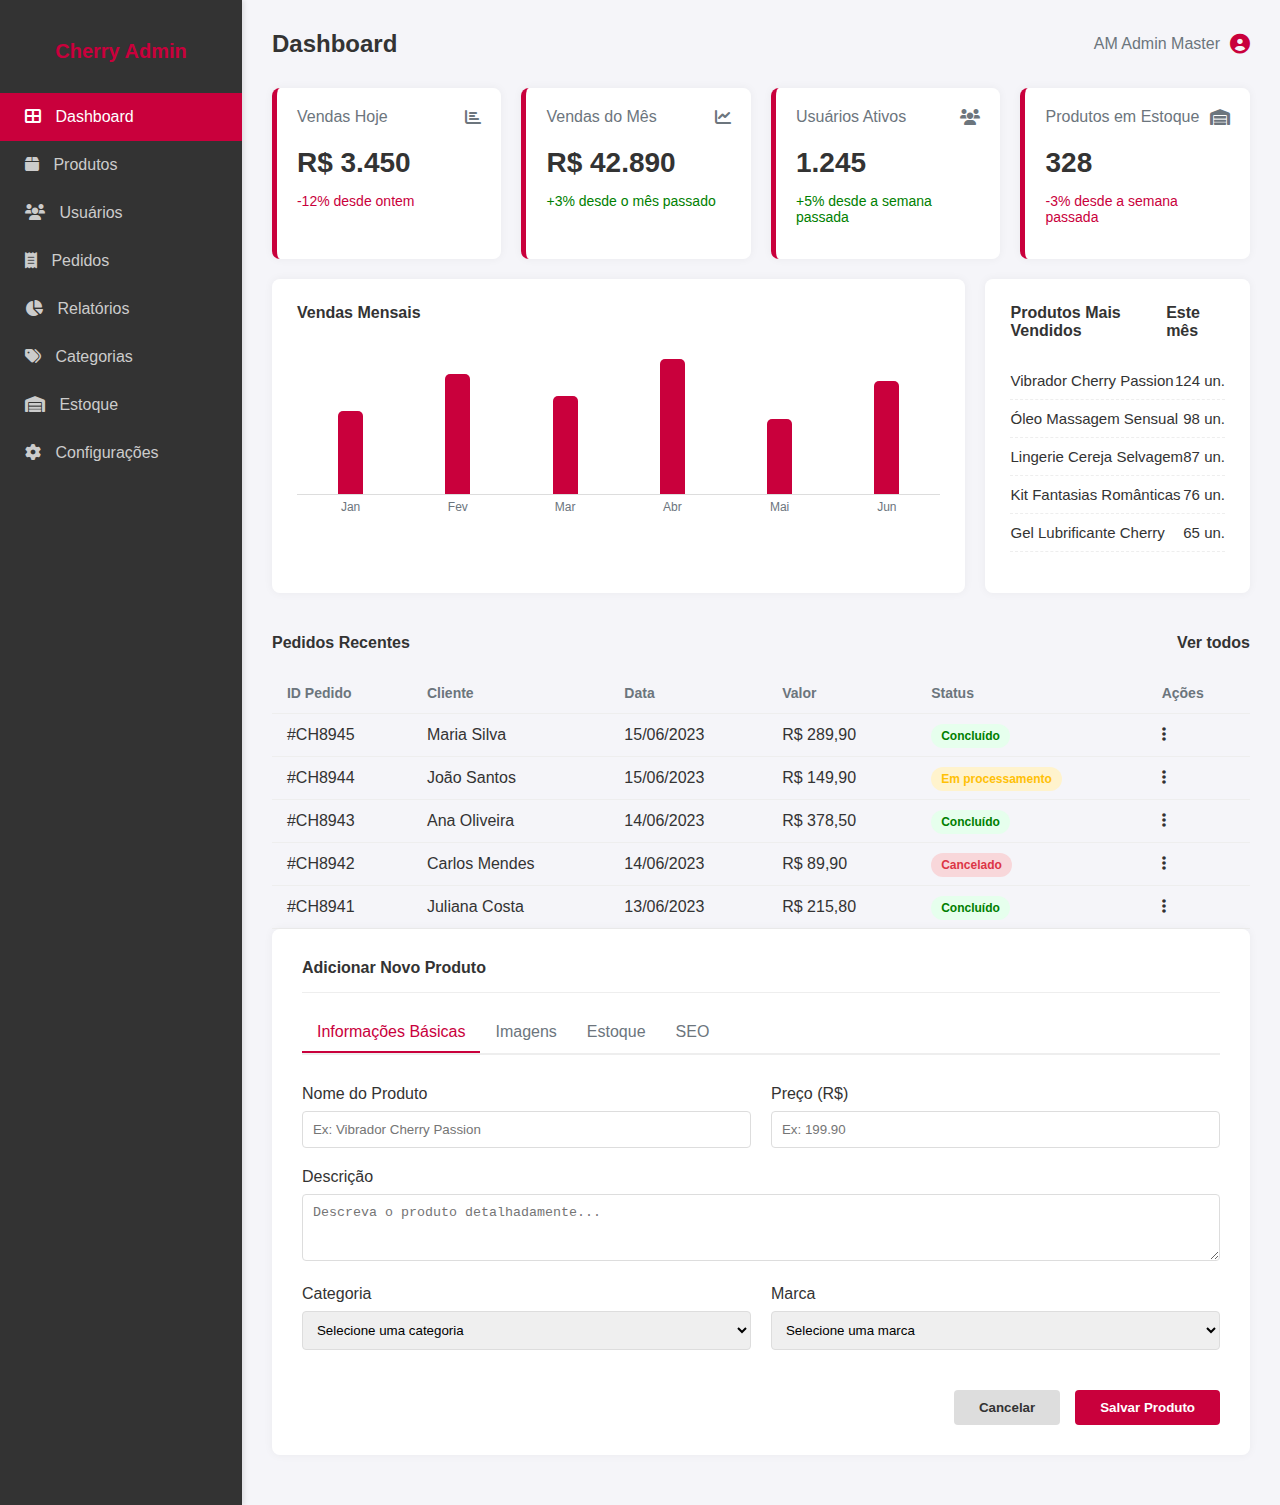
<file: htmls/adm.html>
<!DOCTYPE html>
<html lang="pt-BR">
<head>
    <meta charset="UTF-8">
    <meta name="viewport" content="width=device-width, initial-scale=1.0">
    <title>Cherry Admin | Dashboard</title>
    <link rel="stylesheet" href="../css/admin-dashboard.css">
    <link rel="stylesheet" href="https://cdnjs.cloudflare.com/ajax/libs/font-awesome/6.0.0-beta3/css/all.min.css">
    </head>
<body>

    <div class="dashboard-container">
        <aside class="sidebar">
            <div class="logo">
                <p>Cherry Admin</p>
            </div>
            <nav class="sidebar-nav">
                <ul>
                    <li class="active"><a href="#"><i class="fas fa-th-large"></i> Dashboard</a></li>
                    <li><a href="#"><i class="fas fa-box"></i> Produtos</a></li>
                    <li><a href="#"><i class="fas fa-users"></i> Usuários</a></li>
                    <li><a href="#"><i class="fas fa-receipt"></i> Pedidos</a></li>
                    <li><a href="#"><i class="fas fa-chart-pie"></i> Relatórios</a></li>
                    <li><a href="#"><i class="fas fa-tags"></i> Categorias</a></li>
                    <li><a href="#"><i class="fas fa-warehouse"></i> Estoque</a></li>
                    <li><a href="#"><i class="fas fa-cog"></i> Configurações</a></li>
                </ul>
            </nav>
        </aside>

        <main class="main-content">
            <header class="top-header">
                <h2>Dashboard</h2>
                <div class="user-profile">
                    <span class="user-name">AM Admin Master</span>
                    <i class="fas fa-user-circle"></i>
                </div>
            </header>

            <section class="stats-cards">
                <div class="card stat-card">
                    <div class="card-content">
                        <h4>Vendas Hoje <i class="fas fa-chart-bar icon-top"></i></h4>
                        <p class="value">R$ 3.450</p>
                        <p class="change down">-12% desde ontem</p>
                    </div>
                </div>
                <div class="card stat-card">
                    <div class="card-content">
                        <h4>Vendas do Mês <i class="fas fa-chart-line icon-top"></i></h4>
                        <p class="value">R$ 42.890</p>
                        <p class="change up">+3% desde o mês passado</p>
                    </div>
                </div>
                <div class="card stat-card">
                    <div class="card-content">
                        <h4>Usuários Ativos <i class="fas fa-users icon-top"></i></h4>
                        <p class="value">1.245</p>
                        <p class="change up">+5% desde a semana passada</p>
                    </div>
                </div>
                <div class="card stat-card">
                    <div class="card-content">
                        <h4>Produtos em Estoque <i class="fas fa-warehouse icon-top"></i></h4>
                        <p class="value">328</p>
                        <p class="change down">-3% desde a semana passada</p>
                    </div>
                </div>
            </section>

            <section class="metrics-row">
                <div class="card sales-chart">
                    <h4>Vendas Mensais</h4>
                    <div class="chart-area">
                        <div class="chart-bars">
                            <div class="bar" style="height: 55%;" data-label="Jan"></div>
                            <div class="bar" style="height: 80%;" data-label="Fev"></div>
                            <div class="bar" style="height: 65%;" data-label="Mar"></div>
                            <div class="bar" style="height: 90%;" data-label="Abr"></div>
                            <div class="bar" style="height: 50%;" data-label="Mai"></div>
                            <div class="bar" style="height: 75%;" data-label="Jun"></div>
                        </div>
                    </div>
                </div>

                <div class="card top-products">
                    <h4>Produtos Mais Vendidos <a href="#">Este mês</a></h4>
                    <ul class="product-list-rank">
                        <li><span>Vibrador Cherry Passion</span> <span>124 un.</span></li>
                        <li><span>Óleo Massagem Sensual</span> <span>98 un.</span></li>
                        <li><span>Lingerie Cereja Selvagem</span> <span>87 un.</span></li>
                        <li><span>Kit Fantasias Românticas</span> <span>76 un.</span></li>
                        <li><span>Gel Lubrificante Cherry</span> <span>65 un.</span></li>
                    </ul>
                </div>
            </section>

            <section class="orders-section">
                <h4>Pedidos Recentes <a href="#">Ver todos</a></h4>
                <div class="table-responsive">
                    <table>
                        <thead>
                            <tr>
                                <th>ID Pedido</th>
                                <th>Cliente</th>
                                <th>Data</th>
                                <th>Valor</th>
                                <th>Status</th>
                                <th>Ações</th>
                            </tr>
                        </thead>
                        <tbody>
                            <tr>
                                <td><a href="#CH8945">#CH8945</a></td>
                                <td>Maria Silva</td>
                                <td>15/06/2023</td>
                                <td>R$ 289,90</td>
                                <td><span class="status completed">Concluído</span></td>
                                <td><i class="fas fa-ellipsis-v"></i></td>
                            </tr>
                            <tr>
                                <td><a href="#CH8944">#CH8944</a></td>
                                <td>João Santos</td>
                                <td>15/06/2023</td>
                                <td>R$ 149,90</td>
                                <td><span class="status processing">Em processamento</span></td>
                                <td><i class="fas fa-ellipsis-v"></i></td>
                            </tr>
                            <tr>
                                <td><a href="#CH8943">#CH8943</a></td>
                                <td>Ana Oliveira</td>
                                <td>14/06/2023</td>
                                <td>R$ 378,50</td>
                                <td><span class="status completed">Concluído</span></td>
                                <td><i class="fas fa-ellipsis-v"></i></td>
                            </tr>
                            <tr>
                                <td><a href="#CH8942">#CH8942</a></td>
                                <td>Carlos Mendes</td>
                                <td>14/06/2023</td>
                                <td>R$ 89,90</td>
                                <td><span class="status cancelled">Cancelado</span></td>
                                <td><i class="fas fa-ellipsis-v"></i></td>
                            </tr>
                            <tr>
                                <td><a href="#CH8941">#CH8941</a></td>
                                <td>Juliana Costa</td>
                                <td>13/06/2023</td>
                                <td>R$ 215,80</td>
                                <td><span class="status completed">Concluído</span></td>
                                <td><i class="fas fa-ellipsis-v"></i></td>
                            </tr>
                        </tbody>
                    </table>
                </div>
            </section>

            <section class="add-product-section card">
                <h4>Adicionar Novo Produto</h4>
                <div class="tab-header">
                    <button class="tab-button active" data-tab="basic">Informações Básicas</button>
                    <button class="tab-button" data-tab="images">Imagens</button>
                    <button class="tab-button" data-tab="stock">Estoque</button>
                    <button class="tab-button" data-tab="seo">SEO</button>
                </div>

                <form id="product-form">
                    <div id="basic" class="tab-content active">
                        <div class="form-row two-cols">
                            <div class="form-group">
                                <label for="productName">Nome do Produto</label>
                                <input type="text" id="productName" placeholder="Ex: Vibrador Cherry Passion">
                            </div>
                            <div class="form-group">
                                <label for="productPrice">Preço (R$)</label>
                                <input type="number" id="productPrice" placeholder="Ex: 199.90" step="0.01">
                            </div>
                        </div>
                        <div class="form-group">
                            <label for="productDescription">Descrição</label>
                            <textarea id="productDescription" rows="3" placeholder="Descreva o produto detalhadamente..."></textarea>
                        </div>
                        <div class="form-row two-cols">
                            <div class="form-group">
                                <label for="productCategory">Categoria</label>
                                <select id="productCategory">
                                    <option>Selecione uma categoria</option>
                                    </select>
                            </div>
                            <div class="form-group">
                                <label for="productBrand">Marca</label>
                                <select id="productBrand">
                                    <option>Selecione uma marca</option>
                                    </select>
                            </div>
                        </div>
                    </div>

                    <div id="images" class="tab-content">
                        <div class="image-upload-area">
                            <i class="fas fa-cloud-upload-alt"></i>
                            <p>Arraste e solte as imagens aqui ou clique para selecionar</p>
                            <p class="formats">Formatos aceitos: JPG, PNG, Tamanho máximo: 5MB</p>
                            <input type="file" multiple accept="image/*" style="display:none;">
                        </div>
                    </div>
                    
                    <div id="stock" class="tab-content">
                        <div class="form-group">
                            <label for="productStock">Quantidade em Estoque</label>
                            <input type="number" id="productStock" placeholder="0">
                        </div>
                    </div>

                    <div id="seo" class="tab-content">
                        <div class="form-group">
                            <label for="seoTitle">Meta Título</label>
                            <input type="text" id="seoTitle" placeholder="Título para mecanismos de busca">
                        </div>
                    </div>

                    <div class="form-actions">
                        <button type="button" class="btn-cancel">Cancelar</button>
                        <button type="submit" class="btn-submit">Salvar Produto</button>
                    </div>
                </form>
            </section>
        </main>
    </div>

    <script src="../js/dashboard.js"></script>
    </body>
</html>
</file>
<file: css/admin-dashboard.css>
/* Paleta de Cores */
:root {
    --cherry-pink: #c9003c;
    --dark-grey: #333;
    --light-bg: #f5f5f9;
    --card-bg: #fff;
    --text-grey: #6c757d;
}

/* Base */
body {
    font-family: Arial, sans-serif;
    margin: 0;
    background-color: var(--light-bg);
    color: var(--dark-grey);
}

a {
    text-decoration: none;
    color: var(--dark-grey);
}

.card {
    background-color: var(--card-bg);
    padding: 25px;
    border-radius: 8px;
    box-shadow: 0 0 10px rgba(0, 0, 0, 0.05);
    margin-bottom: 20px;
}

/* Dashboard Container & Sidebar */
.dashboard-container {
    display: flex;
    min-height: 100vh;
}

.sidebar {
    width: 250px;
    background-color: var(--dark-grey);
    color: #fff;
    padding: 20px 0;
    box-shadow: 2px 0 5px rgba(0, 0, 0, 0.1);
}

.sidebar .logo {
    text-align: center;
    font-size: 20px;
    font-weight: bold;
    margin-bottom: 30px;
    color: var(--cherry-pink);
}

.sidebar-nav ul {
    list-style: none;
    padding: 0;
    margin: 0;
}

.sidebar-nav li a {
    display: block;
    padding: 15px 25px;
    color: #ccc;
    transition: background-color 0.2s, color 0.2s;
}

.sidebar-nav li a:hover, .sidebar-nav li.active a {
    background-color: var(--cherry-pink);
    color: #fff;
}

.sidebar-nav li i {
    margin-right: 10px;
}

/* Main Content and Header */
.main-content {
    flex-grow: 1;
    padding: 30px;
}

.top-header {
    display: flex;
    justify-content: space-between;
    align-items: center;
    margin-bottom: 30px;
}

.top-header h2 {
    font-size: 24px;
    margin: 0;
}

.user-profile {
    display: flex;
    align-items: center;
    gap: 10px;
    color: var(--text-grey);
}

.user-profile i {
    font-size: 20px;
    color: var(--cherry-pink);
}

/* Stats Cards */
.stats-cards {
    display: grid;
    grid-template-columns: repeat(4, 1fr);
    gap: 20px;
}

.stat-card {
    border-left: 5px solid var(--cherry-pink);
    padding: 20px;
}

.stat-card h4 {
    color: var(--text-grey);
    font-weight: 400;
    margin-top: 0;
    display: flex;
    justify-content: space-between;
    align-items: center;
}

.stat-card .value {
    font-size: 28px;
    font-weight: bold;
    color: var(--dark-grey);
    margin: 5px 0;
}

.stat-card .change {
    font-size: 14px;
}

.stat-card .change.up {
    color: green;
}

.stat-card .change.down {
    color: var(--cherry-pink);
}

/* Metrics Row (Charts and Top Products) */
.metrics-row {
    display: flex;
    gap: 20px;
    margin-bottom: 20px;
}

.sales-chart {
    flex: 3;
}

.top-products {
    flex: 1;
}

.sales-chart h4, .top-products h4 {
    display: flex;
    justify-content: space-between;
    align-items: center;
    margin-top: 0;
    color: var(--dark-grey);
}

/* Simple Chart Placeholder */
.chart-bars {
    display: flex;
    align-items: flex-end;
    justify-content: space-around;
    height: 150px;
    border-bottom: 1px solid #ddd;
}

.bar {
    width: 25px;
    background-color: var(--cherry-pink);
    position: relative;
    border-radius: 5px 5px 0 0;
}

.bar::after {
    content: attr(data-label);
    position: absolute;
    bottom: -20px;
    left: 50%;
    transform: translateX(-50%);
    font-size: 12px;
    color: var(--text-grey);
}

/* Top Products List */
.product-list-rank {
    list-style: none;
    padding: 0;
}

.product-list-rank li {
    display: flex;
    justify-content: space-between;
    padding: 10px 0;
    border-bottom: 1px dashed #eee;
    font-size: 15px;
}

/* Orders Table */
.orders-section h4 {
    display: flex;
    justify-content: space-between;
    align-items: center;
}

table {
    width: 100%;
    border-collapse: collapse;
}

table th, table td {
    padding: 12px 15px;
    text-align: left;
    border-bottom: 1px solid #eee;
}

table th {
    font-weight: bold;
    color: var(--text-grey);
    font-size: 14px;
}

.status {
    padding: 5px 10px;
    border-radius: 20px;
    font-size: 12px;
    font-weight: bold;
}

.status.completed {
    background-color: #e6ffed;
    color: #008000;
}

.status.processing {
    background-color: #fff3cd;
    color: #ffc107;
}

.status.cancelled {
    background-color: #f8d7da;
    color: #dc3545;
}

/* Form Styling */
.add-product-section {
    padding: 30px;
}

.add-product-section h4 {
    margin-top: 0;
    border-bottom: 1px solid #eee;
    padding-bottom: 15px;
    margin-bottom: 20px;
}

/* Tabs */
.tab-header {
    display: flex;
    border-bottom: 2px solid #eee;
    margin-bottom: 20px;
}

.tab-button {
    background: none;
    border: none;
    padding: 10px 15px;
    cursor: pointer;
    font-size: 16px;
    font-weight: 500;
    color: var(--text-grey);
    border-bottom: 2px solid transparent;
    transition: color 0.3s, border-bottom 0.3s;
}

.tab-button.active {
    color: var(--cherry-pink);
    border-bottom-color: var(--cherry-pink);
}

.tab-content {
    display: none;
    padding-top: 10px;
}

.tab-content.active {
    display: block;
}

/* Form Fields */
.form-group {
    margin-bottom: 20px;
}

.form-group label {
    display: block;
    margin-bottom: 8px;
    font-weight: 500;
}

.form-group input[type="text"], 
.form-group input[type="number"],
.form-group select,
.form-group textarea {
    width: 100%;
    padding: 10px;
    border: 1px solid #ddd;
    border-radius: 4px;
    box-sizing: border-box;
}

.form-row.two-cols {
    display: grid;
    grid-template-columns: 1fr 1fr;
    gap: 20px;
}

/* Image Upload Area */
.image-upload-area {
    text-align: center;
    border: 2px dashed #ddd;
    border-radius: 8px;
    padding: 40px 20px;
    cursor: pointer;
    transition: border-color 0.3s;
}

.image-upload-area:hover {
    border-color: var(--cherry-pink);
}

.image-upload-area i {
    font-size: 40px;
    color: var(--text-grey);
    margin-bottom: 10px;
}

.image-upload-area .formats {
    font-size: 12px;
    color: var(--text-grey);
    margin-top: 5px;
}

/* Form Actions */
.form-actions {
    display: flex;
    justify-content: flex-end;
    gap: 15px;
    padding-top: 20px;
}

.btn-submit, .btn-cancel {
    padding: 10px 25px;
    border: none;
    border-radius: 4px;
    font-weight: bold;
    cursor: pointer;
}

.btn-submit {
    background-color: var(--cherry-pink);
    color: #fff;
    transition: background-color 0.2s;
}

.btn-submit:hover {
    background-color: #a3002f;
}

.btn-cancel {
    background-color: #ddd;
    color: var(--dark-grey);
}

/* ... (Seu CSS existente) ... */

/* Media Queries para Responsividade */
@media (max-width: 1200px) {
    .stats-cards {
        grid-template-columns: repeat(2, 1fr);
    }

    .metrics-row {
        flex-direction: column;
    }

    .sales-chart, .top-products {
        flex: none;
        width: 100%;
    }
}

@media (max-width: 768px) {
    .dashboard-container {
        flex-direction: column;
    }

    .sidebar {
        width: 100%;
        position: static;
    }

    .stats-cards {
        grid-template-columns: 1fr;
    }

    .table-responsive {
        overflow-x: auto;
    }
    
    .top-header {
        flex-direction: column;
        align-items: flex-start;
    }

    .user-profile {
        margin-top: 15px;
    }

    .form-row.two-cols {
        grid-template-columns: 1fr;
    }
}
</file>
